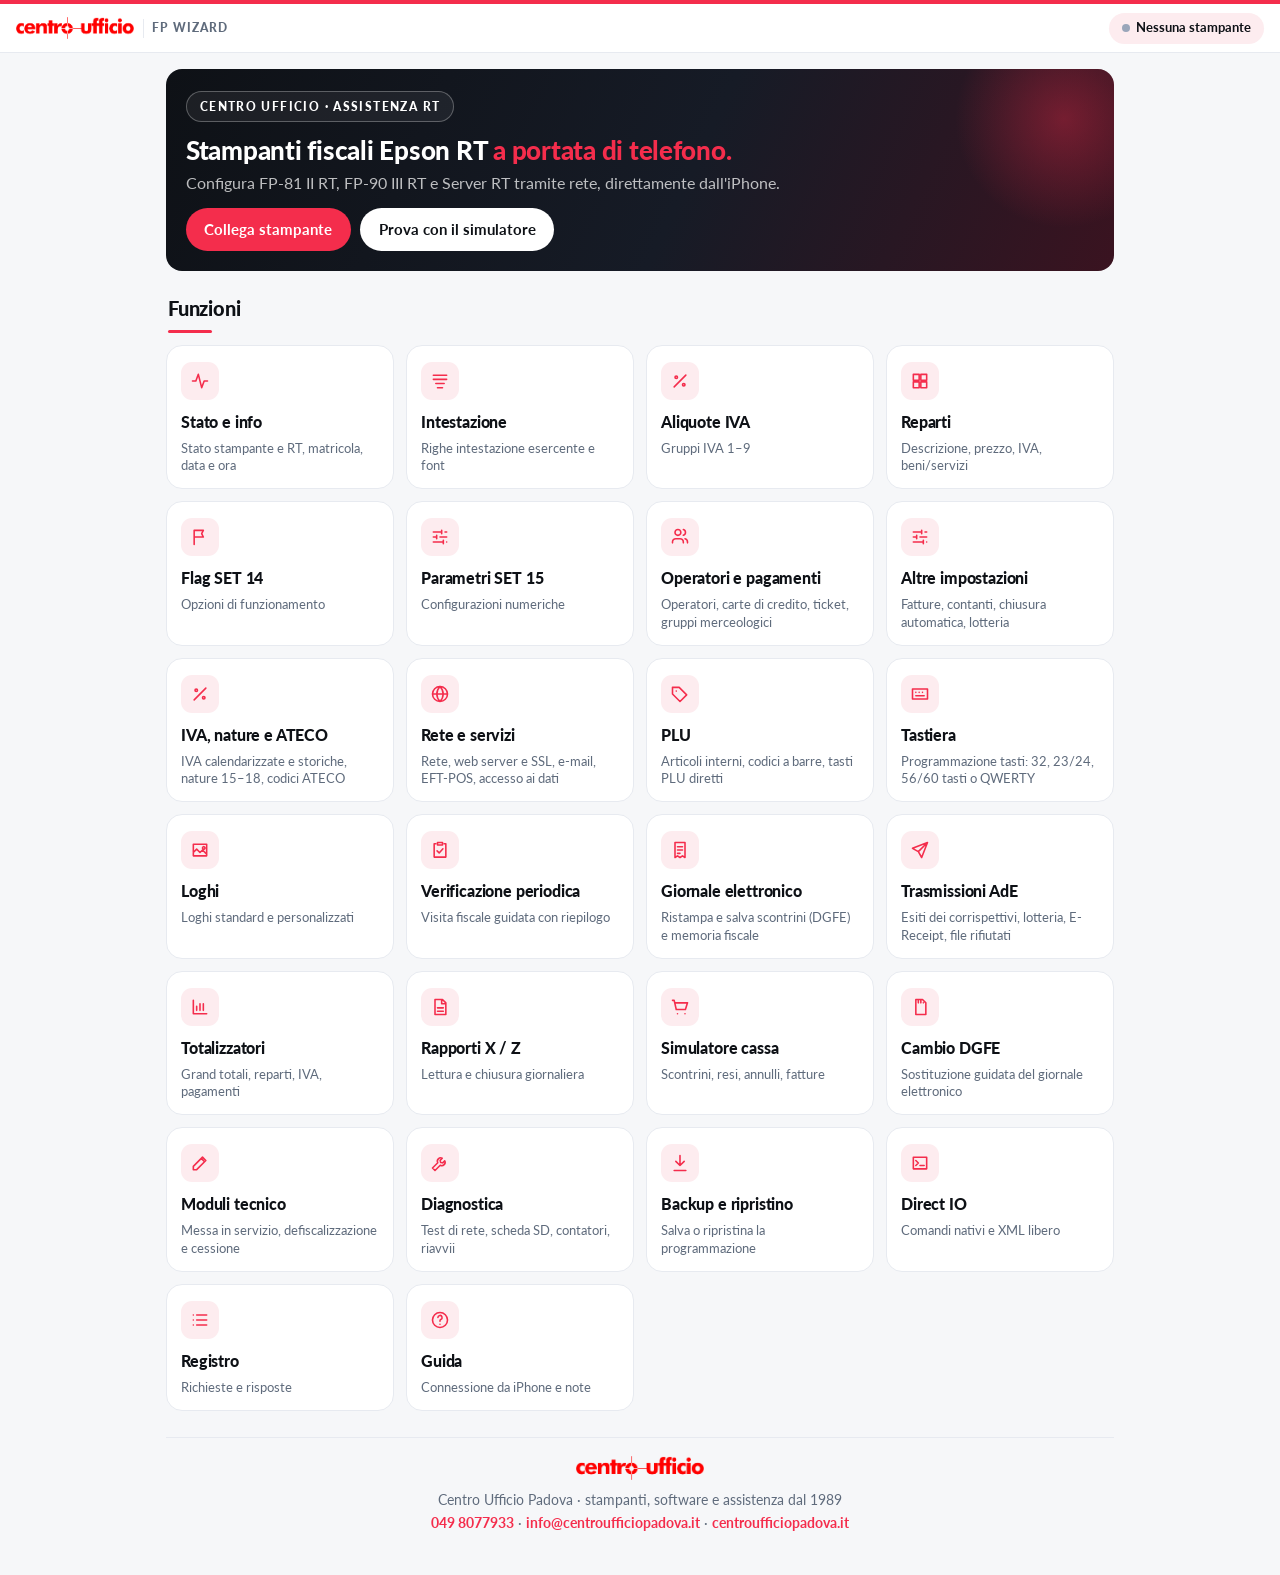
<file: index.html>
<!doctype html>
<html lang="it">
<head>
  <meta charset="utf-8">
  <meta name="viewport" content="width=device-width, initial-scale=1, maximum-scale=1, viewport-fit=cover">
  <title>FP Wizard · Centro Ufficio</title>
  <meta name="description" content="Centro Ufficio Padova: configurazione delle stampanti fiscali Epson RT (FP-81 II RT, FP-90 III RT) via rete, da iPhone e browser.">
  <meta name="theme-color" content="#f42d4c">
  <meta name="apple-mobile-web-app-capable" content="yes">
  <meta name="mobile-web-app-capable" content="yes">
  <meta name="apple-mobile-web-app-status-bar-style" content="black-translucent">
  <meta name="apple-mobile-web-app-title" content="FP Wizard">
  <meta name="format-detection" content="telephone=no">
  <link rel="manifest" href="manifest.webmanifest">
  <link rel="icon" href="icons/icon-32.png" type="image/png" sizes="32x32">
  <link rel="icon" href="icons/icon-192.png" type="image/png" sizes="192x192">
  <link rel="apple-touch-icon" href="icons/apple-touch-icon.png">
  <link rel="preconnect" href="https://fonts.googleapis.com">
  <link rel="preconnect" href="https://fonts.gstatic.com" crossorigin>
  <link rel="stylesheet" href="https://fonts.googleapis.com/css2?family=Lato:wght@400;700;900&amp;display=swap">
  <link rel="stylesheet" href="css/app.css">
</head>
<body>
  <header class="topbar">
    <button class="icon-btn" id="btnBack" aria-label="Indietro" hidden>
      <svg viewBox="0 0 24 24" width="24" height="24" aria-hidden="true"><path d="M15 5l-7 7 7 7" fill="none" stroke="currentColor" stroke-width="2.2" stroke-linecap="round" stroke-linejoin="round"/></svg>
    </button>
    <a class="brand" id="brand" href="#/home" aria-label="Centro Ufficio – FP Wizard" hidden><img src="assets/brand/logo-centro-ufficio.png" alt="Centro Ufficio" width="118" height="22"><span>FP Wizard</span></a>
    <h1 id="title">FP Wizard</h1>
    <button class="printer-pill" id="printerPill" aria-label="Stampante selezionata">
      <span class="dot" id="printerDot"></span><span id="printerName">Nessuna stampante</span>
    </button>
  </header>

  <main id="view" tabindex="-1"></main>

  <div class="busy" id="busy" hidden>
    <div class="busy-card">
      <div class="spinner" aria-hidden="true"></div>
      <div id="busyText">Attendere…</div>
      <div class="progress" id="busyProgress" hidden><div></div></div>
      <button class="btn small ghost" id="busyCancel" hidden>Interrompi</button>
    </div>
  </div>
  <div class="modal" id="modal" hidden></div>
  <div class="toasts" id="toasts" aria-live="polite"></div>

  <noscript>Questa applicazione richiede JavaScript.</noscript>
  <script type="module" src="js/app.js"></script>
</body>
</html>
</file>
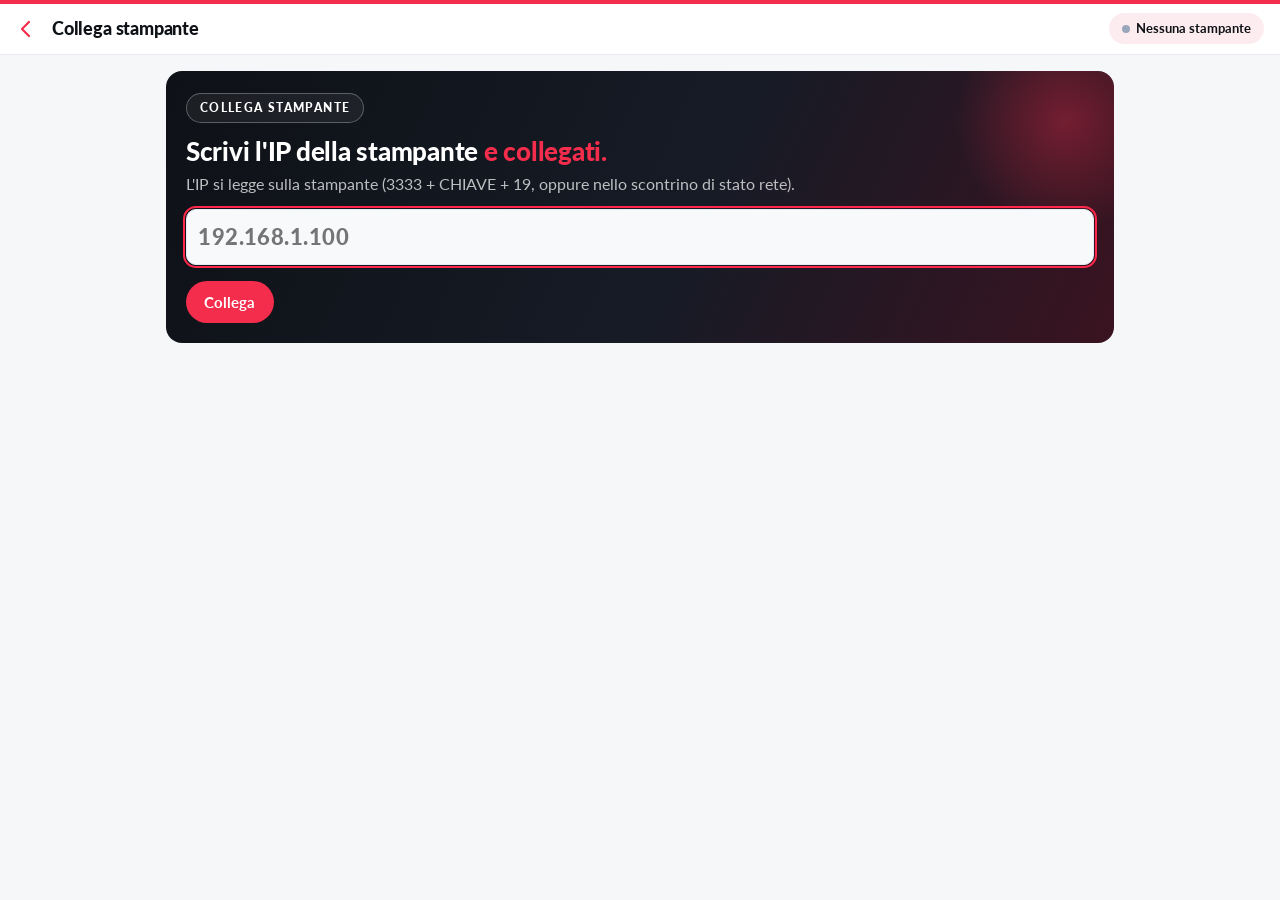
<file: collega.html>
<!doctype html>
<html lang="it">
<head>
  <meta charset="utf-8">
  <meta name="viewport" content="width=device-width, initial-scale=1">
  <meta name="theme-color" content="#f42d4c">
  <title>Collega stampante · FP Wizard</title>
  <!-- Link breve: …/collega oppure …/collega?ip=192.168.1.100 apre «Collega stampante» nell'app -->
  <script>
    (function () {
      var ip = new URLSearchParams(location.search).get('ip');
      location.replace('./#/collega' + (ip ? '/' + encodeURIComponent(ip) : ''));
    })();
  </script>
</head>
<body style="font-family:Lato,-apple-system,sans-serif;text-align:center;padding:40px 16px">
  <p><a href="./#/collega">Apri «Collega stampante»</a></p>
</body>
</html>
</file>
<file: css/app.css>
/* Colori e caratteri di Centro Ufficio (centroufficiopadova.it): rosso #F42D4C, nero #0E1116, Lato */
:root {
  --bg: #f6f7f9;
  --card: #ffffff;
  --card-2: #f8f9fb;
  --text: #0e1116;
  --muted: #5f6b7c;
  --line: #e7eaf0;
  --brand: #f42d4c;
  --brand-2: #ff284b;
  --brand-ink: #ffffff;
  --ok: #138a4a;
  --warn: #b26a00;
  --err: #b42318;
  --info: #3d4a5c;
  --chip: #fdecef;
  --hero: linear-gradient(115deg, #0e1116 0%, #161b26 55%, #3a1320 100%);
  --shadow: 0 1px 2px rgba(14, 17, 22, .04), 0 6px 18px rgba(14, 17, 22, .05);
  --radius: 16px;
  --font: Lato, -apple-system, BlinkMacSystemFont, "Segoe UI", Roboto, "Helvetica Neue", Arial, sans-serif;
  --mono: ui-monospace, "SF Mono", Menlo, Consolas, "Liberation Mono", monospace;
  --safe-top: env(safe-area-inset-top, 0px);
  --safe-bottom: env(safe-area-inset-bottom, 0px);
  color-scheme: light;
}
@media (prefers-color-scheme: dark) {
  :root {
    --bg: #0b0e13;
    --card: #141922;
    --card-2: #1a202b;
    --text: #eef1f5;
    --muted: #9aa4b2;
    --line: #262d38;
    --brand: #f73550;
    --brand-2: #ff5a70;
    --brand-ink: #ffffff;
    --ok: #3ccf7f;
    --warn: #f0a832;
    --err: #ff6b6b;
    --info: #b8c1cf;
    --chip: #2a1820;
    --hero: linear-gradient(115deg, #0e1116 0%, #161b26 55%, #3a1320 100%);
    --shadow: 0 1px 2px rgba(0, 0, 0, .3), 0 6px 20px rgba(0, 0, 0, .25);
    color-scheme: dark;
  }
}

* { box-sizing: border-box; }
[hidden] { display: none !important; }
html { -webkit-text-size-adjust: 100%; }
body {
  margin: 0;
  background: var(--bg);
  color: var(--text);
  font: 16px/1.5 var(--font);
  min-height: 100vh;
  -webkit-tap-highlight-color: transparent;
}
button, input, select, textarea { font: inherit; color: inherit; }
a { color: var(--brand); font-weight: 700; text-decoration: none; }
a:hover { text-decoration: underline; }
h2 { font-size: 1.1rem; font-weight: 900; margin: 0 0 .6rem; letter-spacing: -.01em; }
h3 { font-size: .95rem; margin: 1rem 0 .4rem; color: var(--muted); text-transform: uppercase; letter-spacing: .04em; }
p { margin: .4rem 0; }
small, .muted { color: var(--muted); }
code, .mono { font-family: var(--mono); font-size: .92em; }

/* ---------- barra superiore ---------- */
/* come sul sito: striscia rossa in alto (sotto l'ora su iPhone) e barra bianca con il logo */
.topbar {
  position: sticky; top: 0; z-index: 20;
  display: flex; align-items: center; gap: .6rem;
  padding: calc(var(--safe-top) + 4px + .55rem) max(16px, env(safe-area-inset-right)) .55rem max(16px, env(safe-area-inset-left));
  background: linear-gradient(var(--brand), var(--brand)) top / 100% calc(var(--safe-top) + 4px) no-repeat, var(--card);
  color: var(--text);
  border-bottom: 1px solid var(--line);
}
.topbar h1 { flex: 1; font-size: 1.12rem; font-weight: 900; margin: 0; white-space: nowrap; overflow: hidden; text-overflow: ellipsis; letter-spacing: -.01em; }
.topbar .brand { flex: 1; display: flex; align-items: center; gap: .55rem; min-width: 0; }
.topbar .brand img { height: 22px; width: auto; display: block; }
.topbar .brand span { font-weight: 900; font-size: .78rem; color: var(--muted); letter-spacing: .08em; text-transform: uppercase; white-space: nowrap; border-left: 1px solid var(--line); padding-left: .55rem; }
@media (max-width: 380px) { .topbar .brand span { display: none; } }
.icon-btn { background: none; border: 0; color: var(--brand); padding: .25rem; margin-left: -.35rem; border-radius: 10px; display: grid; place-items: center; cursor: pointer; }
.printer-pill {
  display: inline-flex; align-items: center; gap: .4rem; max-width: 46vw;
  background: var(--chip); color: var(--text); border: 0; border-radius: 999px;
  padding: .35rem .8rem; font-size: .82rem; font-weight: 700; cursor: pointer;
}
.printer-pill span:last-child { overflow: hidden; text-overflow: ellipsis; white-space: nowrap; }
.dot { width: 8px; height: 8px; border-radius: 50%; background: #9aa6ba; flex: none; }
.dot.ok { background: #4ade80; } .dot.err { background: #ff6b6b; } .dot.sim { background: #fbbf24; }

/* ---------- layout ---------- */
main { padding: 16px max(16px, env(safe-area-inset-left)) calc(28px + var(--safe-bottom)); max-width: 980px; margin: 0 auto; outline: none; }
.card {
  background: var(--card); border-radius: var(--radius); border: 1px solid var(--line);
  padding: 18px 16px; margin-bottom: 14px;
}
.card.flat { box-shadow: none; border: 1px solid var(--line); }
.row { display: flex; gap: .6rem; align-items: center; flex-wrap: wrap; }
.row.between { justify-content: space-between; }
.stack > * + * { margin-top: .6rem; }
.grid { display: grid; grid-template-columns: repeat(2, minmax(0, 1fr)); gap: 12px; }
@media (min-width: 640px) { .grid { grid-template-columns: repeat(3, minmax(0, 1fr)); } }
@media (min-width: 900px) { .grid { grid-template-columns: repeat(4, minmax(0, 1fr)); } }
.tile {
  display: flex; flex-direction: column; gap: .4rem; text-align: left;
  background: var(--card); border: 1px solid var(--line); border-radius: var(--radius);
  padding: 16px 14px 14px; min-height: 112px; cursor: pointer; color: var(--text);
  transition: border-color .15s ease, box-shadow .15s ease, transform .06s ease;
}
.tile:hover { border-color: color-mix(in srgb, var(--brand) 45%, var(--line)); box-shadow: var(--shadow); }
.tile:active { transform: scale(.985); }
.tile .ico { width: 38px; height: 38px; border-radius: 11px; display: grid; place-items: center; background: var(--chip); color: var(--brand); margin-bottom: .2rem; }
.tile b { font-size: 1rem; font-weight: 900; letter-spacing: -.01em; }
.tile small { font-size: .8rem; line-height: 1.35; }

/* ---------- form ---------- */
label.field { display: block; }
label.field > span { display: block; font-size: .82rem; color: var(--muted); margin-bottom: .25rem; }
input[type=text], input[type=number], input[type=password], input[type=search], input[type=url], select, textarea {
  width: 100%; padding: .62rem .7rem; border: 1px solid var(--line); border-radius: 10px;
  background: var(--card-2); font-size: 16px; /* evita lo zoom su iOS */
  min-width: 0;
}
input:focus, select:focus, textarea:focus { outline: 2px solid var(--brand-2); outline-offset: 1px; }
input.changed, select.changed { border-color: var(--warn); background: color-mix(in srgb, var(--warn) 9%, var(--card-2)); }
textarea { min-height: 120px; font-family: var(--mono); font-size: 14px; }
.form-grid { display: grid; grid-template-columns: repeat(auto-fit, minmax(150px, 1fr)); gap: 12px; }
.check { display: flex; gap: .55rem; align-items: center; padding: .3rem 0; }
.check input { width: 20px; height: 20px; accent-color: var(--brand); flex: none; }

/* ---------- pulsanti ---------- */
.btn {
  display: inline-flex; align-items: center; justify-content: center; gap: .4rem;
  border: 0; border-radius: 999px; padding: .62rem 1.15rem; cursor: pointer;
  background: var(--brand); color: var(--brand-ink); font-weight: 700; font-size: .95rem;
  min-height: 42px; text-decoration: none; transition: background-color .15s ease, filter .15s ease;
}
.btn:hover { filter: brightness(1.05); text-decoration: none; }
.btn:disabled { opacity: .45; cursor: default; }
.btn.secondary { background: var(--chip); color: var(--brand); }
.btn.ghost { background: transparent; color: var(--text); border: 1px solid var(--line); }
.btn.danger { background: var(--err); color: #fff; }
.btn.small { min-height: 34px; padding: .35rem .85rem; font-size: .85rem; }
.btn.block { width: 100%; }
.actions { display: flex; gap: .6rem; flex-wrap: wrap; margin-top: .8rem; }
.sticky-actions {
  position: sticky; bottom: 0; z-index: 5;
  display: flex; gap: .6rem; flex-wrap: wrap; padding: .7rem 0 calc(.7rem + var(--safe-bottom));
  background: linear-gradient(to top, var(--bg) 70%, transparent);
}
.sticky-actions .btn { flex: 1 1 0; min-width: 0; white-space: nowrap; overflow: hidden; text-overflow: ellipsis; padding-left: .6rem; padding-right: .6rem; }

/* ---------- elenchi ---------- */
.list { list-style: none; margin: 0; padding: 0; }
.list > li { display: flex; align-items: center; gap: .7rem; padding: .7rem 0; border-bottom: 1px solid var(--line); }
.list > li:last-child { border-bottom: 0; }
.list .grow { flex: 1; min-width: 0; }
.list .title { font-weight: 900; }
.list .sub { font-size: .82rem; color: var(--muted); overflow: hidden; text-overflow: ellipsis; }
.kv { display: grid; grid-template-columns: minmax(120px, 40%) 1fr; gap: .35rem .8rem; margin: 0; }
.kv dt { color: var(--muted); font-size: .88rem; }
.kv dd { margin: 0; font-weight: 500; word-break: break-word; }
.badge { display: inline-block; font-size: .74rem; padding: .12rem .55rem; border-radius: 999px; background: var(--card-2); border: 1px solid var(--line); color: var(--info); font-weight: 700; }
.badge.ok { color: var(--ok); background: color-mix(in srgb, var(--ok) 14%, transparent); }
.badge.warn { color: var(--warn); background: color-mix(in srgb, var(--warn) 14%, transparent); }
.badge.err { color: var(--err); background: color-mix(in srgb, var(--err) 14%, transparent); }

.notice { border-radius: 12px; padding: .75rem .9rem; font-size: .9rem; margin: .6rem 0; background: var(--card-2); border: 1px solid var(--line); }
.notice.warn { background: color-mix(in srgb, var(--warn) 14%, var(--card)); }
.notice.err { background: color-mix(in srgb, var(--err) 12%, var(--card)); }
.notice.ok { background: color-mix(in srgb, var(--ok) 12%, var(--card)); }

/* tabella compatta */
.table-wrap { overflow-x: auto; -webkit-overflow-scrolling: touch; margin: 0 -4px; }
table.t { width: 100%; border-collapse: collapse; font-size: .9rem; }
table.t th, table.t td { padding: .5rem .4rem; border-bottom: 1px solid var(--line); text-align: left; vertical-align: middle; }
table.t th { font-size: .76rem; color: var(--muted); font-weight: 600; text-transform: uppercase; letter-spacing: .03em; }
table.t tr.clickable { cursor: pointer; }
table.t tr.clickable:active { background: var(--card-2); }
table.t td.num { text-align: right; font-variant-numeric: tabular-nums; }
tr.dirty td:first-child { box-shadow: inset 3px 0 0 var(--warn); }

/* intestazione */
.hdr-line { display: grid; grid-template-columns: 24px 1fr; gap: .25rem .5rem; align-items: center; margin-bottom: .7rem; }
.hdr-line .n { color: var(--muted); font-size: .85rem; text-align: right; font-variant-numeric: tabular-nums; }
.hdr-line input { font-family: var(--mono); font-size: 13.5px; letter-spacing: 0; padding: .55rem .5rem; }
.hdr-line .tools { grid-column: 2; display: flex; gap: .35rem; align-items: center; justify-content: flex-end; }
.hdr-line select { width: auto; padding: .35rem .4rem; font-size: 14px; }
.hdr-line .cnt { font-size: .72rem; color: var(--muted); min-width: 34px; text-align: right; margin-right: auto; }
@media (min-width: 720px) {
  .hdr-line { grid-template-columns: 28px 1fr 290px; margin-bottom: .5rem; }
  .hdr-line .tools { grid-column: auto; }
  .hdr-line input { font-size: 15px; }
}
.receipt {
  background: #fff; color: #111; font-family: var(--mono); font-size: 12px; line-height: 1.35;
  width: min(100%, 360px); margin: .6rem auto 0; padding: 14px 10px 18px; border-radius: 4px;
  box-shadow: 0 2px 12px rgba(0,0,0,.18);
  white-space: pre; overflow: hidden;
}
.receipt .l { display: block; min-height: 1.35em; }
.receipt .f2 { font-weight: 700; }
.receipt .f3 { font-size: 20px; line-height: 1.25; transform: scaleX(.6); transform-origin: left; width: 166%; }
.receipt .f4 { font-size: 20px; line-height: 1.25; font-weight: 700; transform: scaleX(.6); transform-origin: left; width: 166%; }

/* flag */
.switch { position: relative; width: 50px; height: 30px; flex: none; }
.switch input { opacity: 0; width: 0; height: 0; position: absolute; }
.switch span { position: absolute; inset: 0; background: #b9c2d0; border-radius: 999px; transition: .2s; cursor: pointer; }
.switch span::before { content: ""; position: absolute; width: 26px; height: 26px; left: 2px; top: 2px; background: #fff; border-radius: 50%; transition: .2s; box-shadow: 0 1px 3px rgba(0,0,0,.25); }
.switch input:checked + span { background: var(--ok); }
.switch input:checked + span::before { transform: translateX(20px); }
.switch input:disabled + span { opacity: .4; }
li.changed { background: color-mix(in srgb, var(--warn) 8%, transparent); border-radius: 8px; padding-left: .4rem; padding-right: .4rem; }

/* segmenti */
.segment { display: inline-flex; background: var(--card); border: 1px solid var(--line); border-radius: 999px; padding: 4px; gap: 2px; flex-wrap: wrap; }
.segment button { border: 0; background: transparent; padding: .45rem .9rem; border-radius: 999px; font-weight: 700; font-size: .88rem; color: var(--muted); cursor: pointer; }
.segment button.on { background: var(--brand); color: var(--brand-ink); }

/* loghi */
.logo-grid { display: grid; grid-template-columns: repeat(auto-fill, minmax(140px, 1fr)); gap: 10px; }
.logo-item { background: #fff; border: 2px solid transparent; border-radius: 12px; padding: 8px; cursor: pointer; text-align: center; color: #222; }
.logo-item.sel { border-color: var(--brand); }
.logo-item canvas { max-width: 100%; height: 70px; object-fit: contain; image-rendering: pixelated; }
.logo-item small { display: block; color: #555; }
.logo-preview { background: #fff; border-radius: 8px; padding: 10px; text-align: center; }
.logo-preview canvas { max-width: 100%; image-rendering: pixelated; }

/* registro */
.log-entry { border-bottom: 1px solid var(--line); padding: .6rem 0; }
.log-entry summary { cursor: pointer; display: flex; gap: .5rem; align-items: center; list-style: none; }
.log-entry summary::-webkit-details-marker { display: none; }
.log-entry pre { white-space: pre-wrap; word-break: break-all; background: var(--card-2); padding: .6rem; border-radius: 8px; font-size: 12px; max-height: 300px; overflow: auto; }

/* giornale elettronico */
pre.ej {
  background: #fff; color: #111; font-family: var(--mono); font-size: 12px; line-height: 1.35;
  padding: 12px; border-radius: 8px; margin: .7rem 0 0; max-height: 60vh; overflow: auto;
  white-space: pre; box-shadow: inset 0 0 0 1px var(--line);
}

/* overlay */
.busy { position: fixed; inset: 0; background: rgba(8, 14, 24, .45); display: grid; place-items: center; z-index: 50; backdrop-filter: blur(2px); }
.busy[hidden] { display: none; }
.busy-card { background: var(--card); color: var(--text); padding: 22px 24px; border-radius: 16px; min-width: 240px; max-width: 86vw; text-align: center; box-shadow: var(--shadow); display: grid; gap: .8rem; justify-items: center; }
.spinner { width: 34px; height: 34px; border: 3px solid var(--chip); border-top-color: var(--brand); border-radius: 50%; animation: spin .8s linear infinite; }
@keyframes spin { to { transform: rotate(360deg); } }
.progress { width: 100%; height: 6px; background: var(--chip); border-radius: 99px; overflow: hidden; }
.progress div { height: 100%; width: 0; background: var(--brand); transition: width .2s; }

.modal { position: fixed; inset: 0; background: rgba(8, 14, 24, .5); z-index: 60; display: flex; align-items: flex-end; justify-content: center; }
.modal[hidden] { display: none; }
.sheet {
  background: var(--card); width: 100%; max-width: 620px; max-height: 92vh; overflow: auto;
  border-radius: 18px 18px 0 0; padding: 18px 16px calc(18px + var(--safe-bottom));
  animation: up .2s ease-out;
}
@media (min-width: 700px) { .modal { align-items: center; } .sheet { border-radius: 18px; } }
@keyframes up { from { transform: translateY(30px); opacity: .5; } to { transform: none; opacity: 1; } }
.sheet h2 { font-size: 1.15rem; }

.toasts { position: fixed; left: 50%; transform: translateX(-50%); bottom: calc(18px + var(--safe-bottom)); z-index: 70; display: grid; gap: 8px; width: min(92vw, 520px); pointer-events: none; }
.toast { background: #0e1116; color: #fff; padding: .7rem 1rem; border-radius: 12px; box-shadow: 0 6px 24px rgba(0,0,0,.25); font-size: .92rem; pointer-events: auto; }
.toast.ok { background: #0f6b3a; } .toast.error { background: #a32020; } .toast.warn { background: #8a5400; }

.empty { text-align: center; padding: 1.4rem .8rem; color: var(--muted); }
.hidden { display: none !important; }

/* Tastiera (programmazione tasti) */
.kbd-wrap { overflow-x: auto; -webkit-overflow-scrolling: touch; padding: 6px 2px 8px; margin: 0 -2px; }
.kbd {
  --k-num: #e4e6ea; --k-num-ink: #1d2330; --k-num2: #c9ccd2; --k-sys: #b9cce3; --k-key: #d9cfe9; --k-void: #f0c9a8; --k-disc: #e3cdb5;
  --k-dept: #c6dfc4; --k-plu: #bfe0cf; --k-pay: #d3d6dc; --k-edge: rgba(0, 0, 0, .28);
  display: grid; gap: 7px; grid-template-columns: repeat(var(--cols), minmax(0, 1fr)); grid-auto-rows: minmax(62px, auto);
  background: var(--card-2); border: 1px solid var(--line); border-radius: 12px; padding: 10px; max-width: 560px; margin: 0 auto;
}
.kbd.k56 { grid-template-columns: repeat(12, minmax(60px, 1fr)); max-width: none; min-width: 830px; }
.kbd .k {
  position: relative; display: flex; flex-direction: column; align-items: center; justify-content: center; gap: 1px; min-width: 0;
  border: 1px solid var(--k-edge); border-radius: 8px; padding: 5px 3px 4px; cursor: pointer; text-align: center;
  background: linear-gradient(180deg, rgba(255, 255, 255, .45), rgba(255, 255, 255, 0) 55%), var(--k-num); color: var(--k-num-ink);
  box-shadow: 0 2px 0 var(--k-edge); transition: transform .06s ease;
}
.kbd .k:active { transform: translateY(1px); box-shadow: 0 1px 0 var(--k-edge); }
.kbd .k.c-num2 { background-color: var(--k-num2); } .kbd .k.c-sys { background-color: var(--k-sys); } .kbd .k.c-key { background-color: var(--k-key); }
.kbd .k.c-void { background-color: var(--k-void); } .kbd .k.c-disc { background-color: var(--k-disc); } .kbd .k.c-dept { background-color: var(--k-dept); }
.kbd .k.c-plu { background-color: var(--k-plu); } .kbd .k.c-pay { background-color: var(--k-pay); }
.kbd.dark { background: #2b2f36; border-color: #1b1e23; }
.kbd.dark .k { background: linear-gradient(180deg, #3a3f47, #15171b 60%); color: #fff; border-color: #000; box-shadow: 0 2px 0 #000; }
.kbd .k .l { font-weight: 800; font-style: italic; font-size: .92rem; line-height: 1.05; }
.kbd.k56 .k .l { font-size: .72rem; }
.kbd .k .s { font-size: .58rem; font-weight: 700; letter-spacing: .1em; opacity: .7; line-height: 1; }
.kbd .k .f { font-size: .6rem; line-height: 1.15; margin-top: 3px; max-width: 100%; overflow: hidden; text-overflow: ellipsis; white-space: nowrap; opacity: .8; font-family: var(--mono); }
.kbd .k.unread .f { font-style: italic; opacity: .55; }
.kbd .k.changed .f { color: #c62828; opacity: 1; font-weight: 800; text-decoration: underline; }
.kbd.dark .k.changed .f { color: #ff8a80; }
.kbd .k.pending { outline: 2px dashed var(--warn); outline-offset: 2px; }
.kbd .k.off { opacity: .4; cursor: not-allowed; }
.kbd-legend { font-size: .8rem; display: flex; gap: .4rem 1rem; align-items: center; flex-wrap: wrap; justify-content: center; margin-top: .6rem; }
.kbd-legend .sw { display: inline-block; width: 18px; height: 10px; border-radius: 3px; vertical-align: middle; margin-right: -.6rem; }
.kbd-legend .sw.changed { border-bottom: 3px solid #c62828; }
.kbd-legend .sw.pending { outline: 2px dashed var(--warn); }
.keys-grid tr[data-code] { cursor: pointer; }
.keys-grid tr.chg td { color: var(--err); font-weight: 600; }
.keys-grid tr.unread td:nth-child(2), .keys-grid tr.unread td:nth-child(3) { color: var(--muted); font-style: italic; }
@media (prefers-color-scheme: dark) {
  .kbd { --k-num: #c9ccd3; --k-num2: #aeb2ba; --k-sys: #9db4d1; --k-key: #c0b2d8; --k-void: #e3b089; --k-disc: #d2b796; --k-dept: #a9cda6; --k-plu: #a3cfb9; --k-pay: #b9bdc5; }
}
.kbd-hint { display: none; font-size: .8rem; margin: 0 0 .3rem; }
@media (max-width: 880px) { .kbd-hint { display: block; } }

/* Stampa dei moduli (A4): durante la stampa si vede solo il modulo */
.print-sheet { display: none; }
@media print {
  @page { size: A4; margin: 14mm 12mm; }
  body.printing { background: #fff; }
  body.printing > *:not(.print-sheet) { display: none !important; }
  body.printing .print-sheet { display: block; }
  .print-sheet pre { margin: 0; font: 9.5pt/1.3 "Courier New", Courier, monospace; color: #000; white-space: pre; }
}

/* Sincronizzazione completa */
.btn svg { flex: none; }
.sync-info { font-size: .82rem; margin: .5rem 0 0; }
.sync-list { list-style: none; padding: 0; margin: .4rem 0; display: grid; gap: .45rem; }
.sync-list li { padding: .45rem .6rem; border-radius: 10px; background: var(--card-2); border-left: 3px solid var(--ok); font-size: .9rem; }
.sync-list li.err { border-left-color: var(--warn); }

/* ---------- stile Centro Ufficio ---------- */
.notice.warn { border-color: color-mix(in srgb, var(--warn) 35%, var(--line)); }
.notice.err { border-color: color-mix(in srgb, var(--err) 35%, var(--line)); }
.notice.ok { border-color: color-mix(in srgb, var(--ok) 35%, var(--line)); }

/* riquadro principale della home, come la testata del sito */
.hero { background: var(--hero); color: #fff; border: 0; padding: 22px 20px 20px; position: relative; overflow: hidden; }
.hero::after { content: ""; position: absolute; right: -60px; top: -60px; width: 220px; height: 220px; border-radius: 50%; background: radial-gradient(circle, rgba(244, 45, 76, .35), transparent 70%); pointer-events: none; }
.hero > * { position: relative; z-index: 1; }
.hero .muted, .hero small { color: rgba(255, 255, 255, .72); }
.hero-badge { display: inline-block; font-size: .72rem; font-weight: 900; letter-spacing: .12em; text-transform: uppercase; padding: .35rem .8rem; border-radius: 999px; border: 1px solid rgba(255, 255, 255, .28); background: rgba(255, 255, 255, .06); margin-bottom: .9rem; }
.hero h2 { font-size: 1.6rem; line-height: 1.12; margin: 0 0 .4rem; color: #fff; }
.hero h2 em { font-style: normal; color: var(--brand); }
.hero-name { font-weight: 900; font-size: 1.25rem; line-height: 1.2; }
.hero .btn.secondary { background: #fff; color: #0e1116; }
.hero .btn.ghost { color: #fff; border-color: rgba(255, 255, 255, .35); }
.hero .notice { color: var(--text); }
.hero .sync-info { color: rgba(255, 255, 255, .72); }
.hero a { color: #fff; }

/* titolo di sezione con la lineetta rossa */
.section-title { font-size: 1.25rem; font-weight: 900; margin: 22px 2px 12px; letter-spacing: -.01em; }
.section-title::after { content: ""; display: block; width: 44px; height: 3px; border-radius: 3px; background: var(--brand); margin-top: .45rem; }

/* piè di pagina */
.brand-footer { margin: 26px 0 6px; padding: 18px 4px 4px; border-top: 1px solid var(--line); text-align: center; color: var(--muted); font-size: .85rem; }
.brand-footer img { height: 24px; width: auto; display: block; margin: 0 auto .6rem; }
.brand-footer a { font-weight: 700; }
.brand-footer p { margin: .2rem 0; }
.hero .row.between { flex-wrap: nowrap; }
@media (max-width: 560px) {
  .hero .actions .btn { flex: 1 1 calc(50% - .3rem); }
  .hero .actions .btn:first-child { flex-basis: 100%; }
}
@media (max-width: 420px) { .hide-xs { display: none; } }
.hero input, .hero select { color: var(--text); }
</file>
